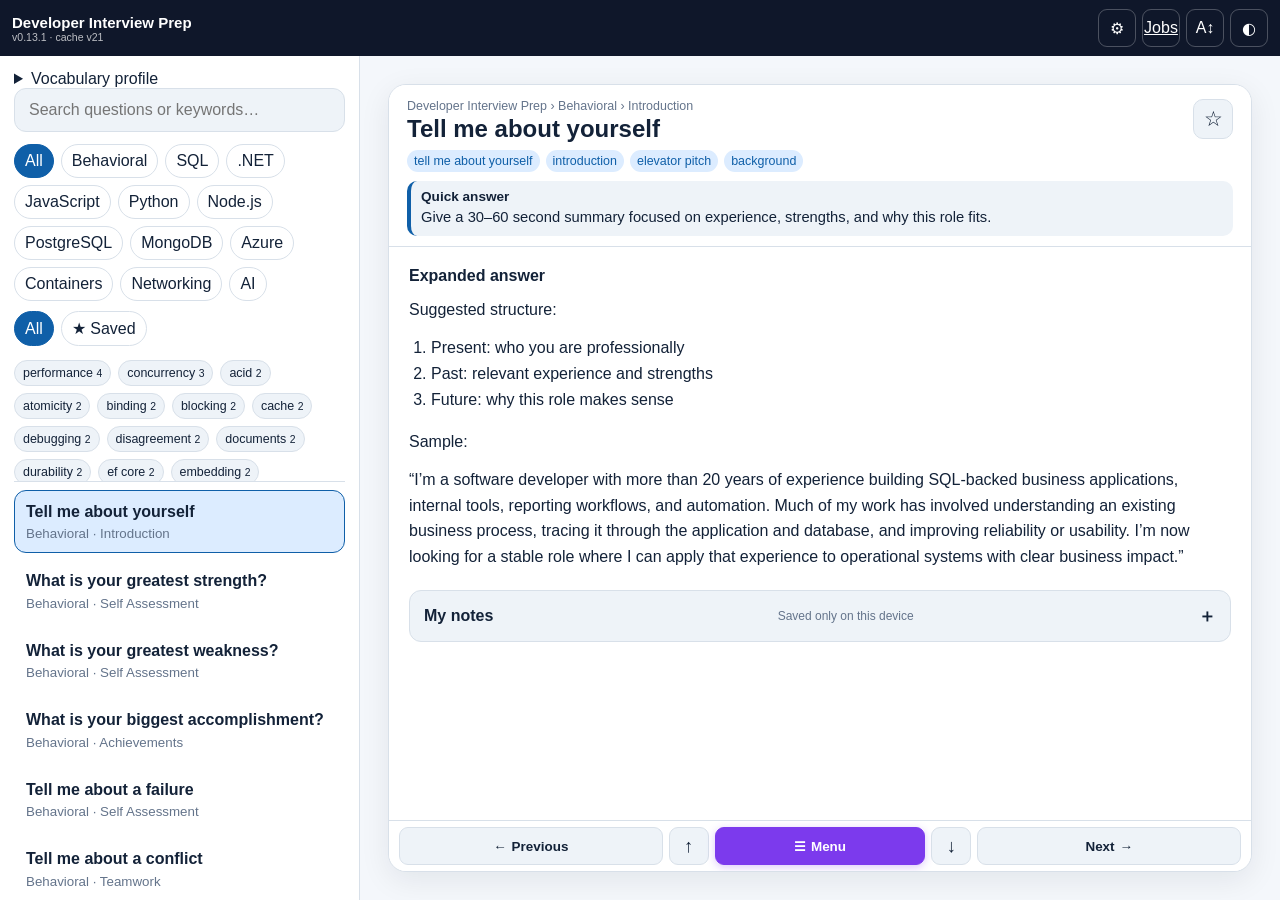
<file: index.html>
<!doctype html>
<html lang="en">
<head>
  <meta charset="utf-8" />
  <meta name="viewport" content="width=device-width,initial-scale=1,viewport-fit=cover" />
  <meta name="theme-color" content="#0f172a" />
  <meta name="apple-mobile-web-app-capable" content="yes" />
  <meta name="apple-mobile-web-app-status-bar-style" content="black-translucent" />
  <meta name="apple-mobile-web-app-title" content="Interview Prep" />
  <title>Developer Interview Prep</title>
  <link rel="manifest" href="manifest.webmanifest" />
  <link rel="apple-touch-icon" href="icon-192.svg" />
  <link rel="stylesheet" href="styles.css" />
  <link rel="stylesheet" href="manager.css" />
  <link rel="stylesheet" href="layout.css" />
  <link rel="stylesheet" href="analyzer.css" />
  <link rel="stylesheet" href="editor.css" />
  <link rel="stylesheet" href="settings.css" />
  <link rel="stylesheet" href="vocabulary-profile.css" />
</head>
<body>
  <header class="topbar">
    <button id="menuBtn" class="icon-btn mobile-only" type="button" aria-label="Open question list" aria-expanded="false">☰</button>
    <div class="brand">
      <strong>Developer Interview Prep</strong>
      <span id="statusText">v0.13.1 · cache v21</span>
    </div>
    <div class="top-actions">
      <a href="job-tracker.html" class="icon-btn" aria-label="Open job application tracker" title="Job tracker">Jobs</a>
      <button id="fontBtn" class="icon-btn" aria-label="Change text size">A↕</button>
      <button id="themeBtn" class="icon-btn" aria-label="Toggle theme">◐</button>
    </div>
  </header>

  <div class="app-shell">
    <aside id="sidebar" class="sidebar">
      <details class="position-analyzer">
        <summary>Position requirements</summary>
        <div class="analyzer-body">
          <label for="positionRequirements">Paste the job description or requirements</label>
          <textarea id="positionRequirements" placeholder="Example: SQL Server 2016, OLTP, stored procedures, .NET, e-commerce, production support..."></textarea>
          <div class="analyzer-actions">
            <button id="analyzePositionBtn" class="small-btn active" type="button">Analyze locally</button>
            <button id="clearPositionBtn" class="small-btn" type="button">Clear</button>
          </div>
          <div id="analyzerResults" class="analyzer-results"></div>
          <p class="analyzer-note">Runs entirely on this device. It prioritizes existing questions and creates a local Position Prep deck.</p>
        </div>
      </details>

      <details class="vocabulary-profile">
        <summary>Vocabulary profile</summary>
        <div class="vocabulary-profile-body">
          <div id="vocabularyProfileSummary" class="vocabulary-profile-summary" aria-live="polite"></div>
          <p class="vocabulary-profile-copy">General vocabulary and developer terminology are measured separately. Unknown terms are shared with Vocabulary Expander and FieldKit on this browser.</p>
          <a class="vocabulary-profile-link" href="vocabulary/index.html">Open Developer Vocabulary Lab</a>
        </div>
      </details>

      <details class="deck-tools">
        <summary>Question deck management</summary>
        <div class="deck-tools-body">
          <label for="deckSelect">Question deck</label>
          <select id="deckSelect"></select>
          <div class="deck-actions">
            <button id="importDeckBtn" class="small-btn">Import</button>
            <button id="exportDeckBtn" class="small-btn">Export</button>
            <button id="deleteDeckBtn" class="small-btn danger">Delete</button>
          </div>
          <input id="deckFileInput" type="file" accept="application/json,.json" hidden />
        </div>
      </details>

      <details class="backup-tools">
        <summary>Backup & restore</summary>
        <div class="backup-tools-body">
          <p>Back up notes, bookmarks, imported decks, preferences, position requirements, and the shared vocabulary profile.</p>
          <div class="backup-actions">
            <button id="exportBackupBtn" class="small-btn" type="button">Export backup</button>
            <button id="importBackupBtn" class="small-btn" type="button">Restore backup</button>
          </div>
          <input id="backupFileInput" type="file" accept="application/json,.json" hidden />
        </div>
      </details>

      <div class="search-wrap">
        <input id="searchInput" type="search" placeholder="Search questions or keywords…" autocomplete="off" />
      </div>

      <div id="categoryTabs" class="tabs"></div>
      <div class="filter-row">
        <button id="allBtn" class="small-btn active">All</button>
        <button id="bookmarksBtn" class="small-btn">★ Saved</button>
      </div>
      <div id="keywordCloud" class="keyword-cloud"></div>
      <div id="questionList" class="question-list"></div>
    </aside>

    <main class="content">
      <div id="emptyState" class="empty-state">
        <h1>Interview reference</h1>
        <p>Select a question from the menu. Search works across titles, keywords, summaries, and full answers.</p>
      </div>

      <article id="answerCard" class="answer-card answer-layout hidden">
        <header class="question-fixed">
          <div class="answer-head">
            <div>
              <div id="breadcrumb" class="breadcrumb"></div>
              <h1 id="answerTitle"></h1>
            </div>
            <button id="bookmarkBtn" class="bookmark-btn" aria-label="Save question">☆</button>
          </div>
          <div id="answerKeywords" class="answer-keywords"></div>
          <section class="quick-box">
            <h2>Quick answer</h2>
            <p id="shortAnswer"></p>
          </section>
        </header>

        <div id="answerScroll" class="answer-scroll" tabindex="0">
          <section id="answerTop" class="full-answer">
            <h2>Expanded answer</h2>
            <div id="fullAnswer"></div>
          </section>

          <details id="notesDetails" class="notes">
            <summary><span>My notes</span><small id="notesStatus">Saved only on this device</small></summary>
            <div class="notes-body"><textarea id="notesBox" placeholder="Add your own example, wording, or reminder…"></textarea></div>
          </details>
          <div id="answerBottom" class="scroll-end-marker" aria-hidden="true"></div>
        </div>

        <footer class="answer-footer" aria-label="Question navigation">
          <button id="prevBtn" class="footer-nav wide" type="button">← <span>Previous</span></button>
          <button id="topBtn" class="footer-nav icon-only" type="button" aria-label="Scroll answer to top" title="Top">↑</button>
          <button id="footerMenuBtn" class="footer-nav menu-link" type="button">☰ <span>Menu</span></button>
          <button id="bottomBtn" class="footer-nav icon-only" type="button" aria-label="Scroll answer to bottom" title="Bottom">↓</button>
          <button id="nextBtn" class="footer-nav wide" type="button"><span>Next</span> →</button>
        </footer>
      </article>
    </main>
  </div>

  <div id="overlay" class="overlay" aria-hidden="true"></div>
  <script>
    (() => {
      const VERSION_TEXT = 'v0.13.1 · cache v21';
      const body = document.body;
      const headerMenu = document.getElementById('menuBtn');
      const footerMenu = document.getElementById('footerMenuBtn');
      const overlay = document.getElementById('overlay');
      const answerScroll = document.getElementById('answerScroll');
      const status = document.getElementById('statusText');

      const closeDrawer = () => {
        body.classList.remove('drawer-open');
        headerMenu?.setAttribute('aria-expanded', 'false');
      };
      const toggleDrawer = () => {
        const open = body.classList.toggle('drawer-open');
        headerMenu?.setAttribute('aria-expanded', String(open));
      };
      const menuClick = event => {
        event.preventDefault();
        event.stopPropagation();
        toggleDrawer();
      };

      headerMenu?.addEventListener('click', menuClick);
      footerMenu?.addEventListener('click', menuClick);
      overlay?.addEventListener('click', closeDrawer);
      document.addEventListener('keydown', event => { if (event.key === 'Escape') closeDrawer(); });
      document.getElementById('topBtn')?.addEventListener('click', () => answerScroll?.scrollTo({ top: 0, behavior: 'smooth' }));
      document.getElementById('bottomBtn')?.addEventListener('click', () => answerScroll?.scrollTo({ top: answerScroll.scrollHeight, behavior: 'smooth' }));
      document.getElementById('questionList')?.addEventListener('click', event => {
        if (event.target.closest('.question-item[data-id]')) closeDrawer();
      });

      const enforceVersion = () => {
        if (status && status.textContent !== VERSION_TEXT) status.textContent = VERSION_TEXT;
      };
      enforceVersion();
      if (status) new MutationObserver(enforceVersion).observe(status, { childList: true, characterData: true, subtree: true });
      window.drawerControls = { close: closeDrawer, toggle: toggleDrawer };
      window.answerPane = {
        reset: () => answerScroll?.scrollTo({ top: 0 }),
        top: () => answerScroll?.scrollTo({ top: 0, behavior: 'smooth' }),
        bottom: () => answerScroll?.scrollTo({ top: answerScroll.scrollHeight, behavior: 'smooth' })
      };
    })();
  </script>
  <script src="data.js"></script>
  <script src="analyzer.js"></script>
  <script src="backup.js"></script>
  <script src="vocabulary-profile.js"></script>
  <script src="app.js"></script>
  <script src="editor.js"></script>
  <script src="settings.js"></script>
</body>
</html>
</file>
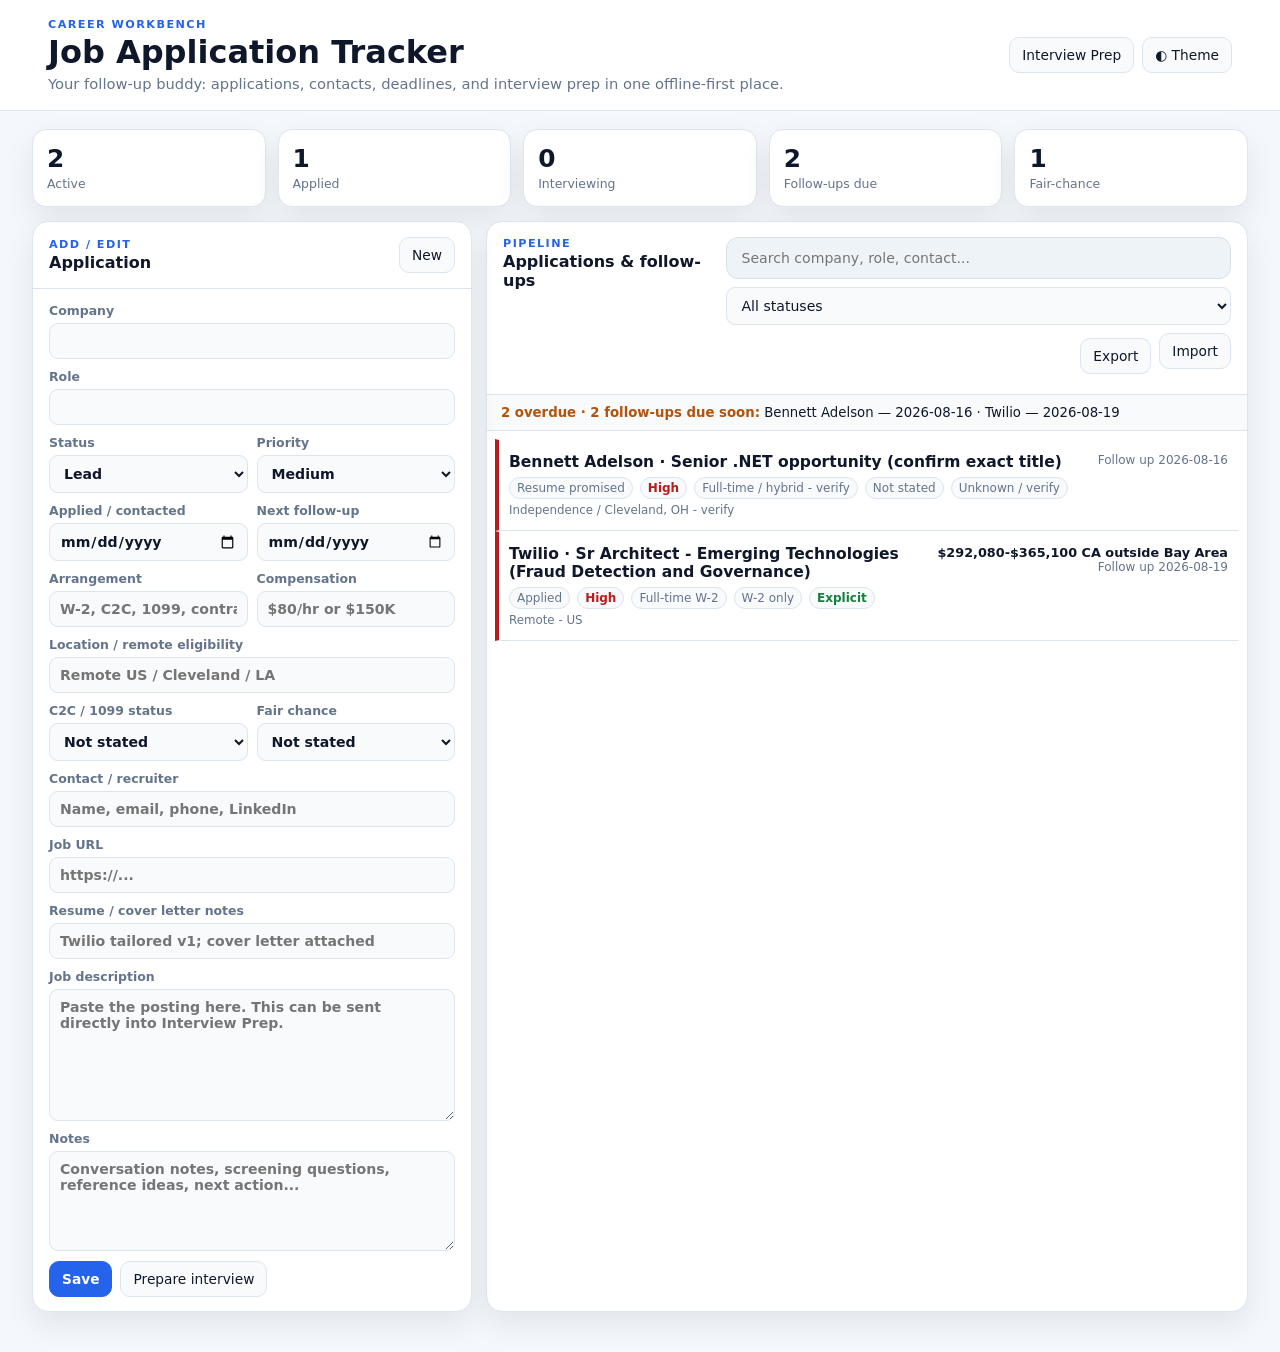
<file: job-tracker.html>
<!doctype html>
<html lang="en">
<head>
  <meta charset="utf-8" />
  <meta name="viewport" content="width=device-width,initial-scale=1,viewport-fit=cover" />
  <meta name="theme-color" content="#0f172a" />
  <meta name="apple-mobile-web-app-capable" content="yes" />
  <meta name="apple-mobile-web-app-status-bar-style" content="black-translucent" />
  <title>Job Application Tracker · Developer Interview Prep</title>
  <link rel="stylesheet" href="styles.css" />
  <link rel="stylesheet" href="job-tracker.css" />
</head>
<body class="tracker-page">
  <header class="tracker-topbar">
    <div>
      <div class="eyebrow">CAREER WORKBENCH</div>
      <h1>Job Application Tracker</h1>
      <p>Your follow-up buddy: applications, contacts, deadlines, and interview prep in one offline-first place.</p>
    </div>
    <nav class="tracker-nav">
      <a class="tracker-link" href="./index.html">Interview Prep</a>
      <button id="themeBtn" class="tracker-btn secondary" type="button">◐ Theme</button>
    </nav>
  </header>

  <main class="tracker-shell">
    <section id="summaryCards" class="summary-grid" aria-label="Application summary"></section>

    <section class="tracker-grid">
      <aside class="tracker-panel form-panel">
        <div class="panel-head">
          <div>
            <div class="eyebrow">ADD / EDIT</div>
            <h2>Application</h2>
          </div>
          <button id="newBtn" class="tracker-btn secondary" type="button">New</button>
        </div>

        <form id="applicationForm">
          <input id="recordId" type="hidden" />
          <label>Company<input id="company" required /></label>
          <label>Role<input id="role" required /></label>
          <div class="field-row">
            <label>Status<select id="status"></select></label>
            <label>Priority<select id="priority"><option>High</option><option selected>Medium</option><option>Low</option></select></label>
          </div>
          <div class="field-row">
            <label>Applied / contacted<input id="appliedDate" type="date" /></label>
            <label>Next follow-up<input id="followUpDate" type="date" /></label>
          </div>
          <div class="field-row">
            <label>Arrangement<input id="arrangement" placeholder="W-2, C2C, 1099, contract..." /></label>
            <label>Compensation<input id="compensation" placeholder="$80/hr or $150K" /></label>
          </div>
          <label>Location / remote eligibility<input id="location" placeholder="Remote US / Cleveland / LA" /></label>
          <div class="field-row">
            <label>C2C / 1099 status<select id="c2c"><option>Not stated</option><option>Confirmed C2C</option><option>Confirmed 1099</option><option>Confirmed C2C/1099</option><option>W-2 only</option><option>Possible / verify</option></select></label>
            <label>Fair chance<select id="fairChance"><option>Not stated</option><option>Explicit</option><option>Employer-level verified</option><option>Jurisdiction only</option><option>Unknown / verify</option></select></label>
          </div>
          <label>Contact / recruiter<input id="contact" placeholder="Name, email, phone, LinkedIn" /></label>
          <label>Job URL<input id="jobUrl" type="url" placeholder="https://..." /></label>
          <label>Resume / cover letter notes<input id="materials" placeholder="Twilio tailored v1; cover letter attached" /></label>
          <label>Job description<textarea id="jobDescription" rows="7" placeholder="Paste the posting here. This can be sent directly into Interview Prep."></textarea></label>
          <label>Notes<textarea id="notes" rows="5" placeholder="Conversation notes, screening questions, reference ideas, next action..."></textarea></label>
          <div class="form-actions">
            <button class="tracker-btn primary" type="submit">Save</button>
            <button id="prepBtn" class="tracker-btn" type="button">Prepare interview</button>
            <button id="deleteBtn" class="tracker-btn danger hidden" type="button">Delete</button>
          </div>
        </form>
      </aside>

      <section class="tracker-panel list-panel">
        <div class="panel-head list-head">
          <div>
            <div class="eyebrow">PIPELINE</div>
            <h2>Applications & follow-ups</h2>
          </div>
          <div class="list-tools">
            <input id="searchInput" type="search" placeholder="Search company, role, contact..." />
            <select id="statusFilter"><option value="">All statuses</option></select>
            <button id="exportBtn" class="tracker-btn secondary" type="button">Export</button>
            <label class="tracker-btn secondary file-label">Import<input id="importInput" type="file" accept="application/json,.json" hidden /></label>
          </div>
        </div>

        <div id="followUps" class="followup-strip"></div>
        <div id="applicationList" class="application-list"></div>
      </section>
    </section>
  </main>

  <script src="job-tracker.js"></script>
</body>
</html>
</file>
<file: styles.css>
:root{--bg:#f4f7fb;--panel:#fff;--panel-2:#eef3f8;--text:#132238;--muted:#64748b;--border:#d8e0e9;--accent:#0f5fa8;--accent-2:#dcecff;--shadow:0 8px 30px rgba(15,23,42,.08);--font-scale:1;--topbar-height:56px}:root[data-theme="dark"]{--bg:#0b1220;--panel:#111b2e;--panel-2:#18243a;--text:#edf4ff;--muted:#9fb0c7;--border:#2a3850;--accent:#74b9ff;--accent-2:#173455;--shadow:0 8px 30px rgba(0,0,0,.28)}*{box-sizing:border-box}html,body{height:100%}body{margin:0;background:var(--bg);color:var(--text);font-family:-apple-system,BlinkMacSystemFont,"Segoe UI",Roboto,Arial,sans-serif;font-size:calc(16px * var(--font-scale));overscroll-behavior:none}button,input,textarea,select{font:inherit}.topbar{min-height:var(--topbar-height);height:auto;display:flex;align-items:center;gap:10px;padding:7px 12px;background:#0f172a;color:#fff;position:sticky;top:0;z-index:1100}.brand{display:flex;flex-direction:column;flex:1;min-width:0}.brand strong{font-size:.94rem;white-space:nowrap;overflow:hidden;text-overflow:ellipsis}.brand span{font-size:.66rem;opacity:.72;white-space:nowrap;overflow:hidden;text-overflow:ellipsis}.top-actions{display:flex;gap:6px;flex:0 0 auto}.icon-btn{border:1px solid rgba(255,255,255,.25);background:transparent;color:#fff;border-radius:9px;min-width:38px;height:38px;display:inline-flex;align-items:center;justify-content:center;padding:0;cursor:pointer}.app-shell{height:calc(100dvh - var(--topbar-height));display:grid;grid-template-columns:360px 1fr;position:relative}.sidebar{background:var(--panel);border-right:1px solid var(--border);overflow-y:auto;padding:14px}.search-wrap{position:sticky;top:0;background:var(--panel);padding-bottom:10px;z-index:3}#searchInput{width:100%;border:1px solid var(--border);background:var(--panel-2);color:var(--text);border-radius:12px;padding:12px 14px;outline:none}#searchInput:focus{border-color:var(--accent)}.tabs,.filter-row,.keyword-cloud{display:flex;gap:7px;flex-wrap:wrap}.tabs{margin:2px 0 10px}.filter-row{margin-bottom:10px}.tab,.small-btn,.keyword{border:1px solid var(--border);background:var(--panel);color:var(--text);border-radius:999px;padding:7px 10px;cursor:pointer}.tab.active,.small-btn.active,.keyword.active{background:var(--accent);color:#fff;border-color:var(--accent)}.keyword-cloud{padding:4px 0 12px;border-bottom:1px solid var(--border);margin-bottom:8px;max-height:126px;overflow:auto}.keyword{font-size:.78rem;padding:5px 8px;background:var(--panel-2)}.question-list{display:flex;flex-direction:column;gap:6px}.question-item{border:1px solid transparent;border-radius:12px;padding:11px;cursor:pointer}.question-item:hover{background:var(--panel-2)}.question-item.active{background:var(--accent-2);border-color:var(--accent)}.question-item strong{display:block;line-height:1.28}.question-item small{color:var(--muted);display:block;margin-top:4px}.question-item .star{float:right}.content{overflow-y:auto;padding:28px;-webkit-overflow-scrolling:touch;position:relative;z-index:1}.empty-state,.answer-card{max-width:920px;margin:0 auto}.empty-state,.answer-card{background:var(--panel);border:1px solid var(--border);border-radius:18px;box-shadow:var(--shadow)}.empty-state{padding:48px}.answer-card{padding:26px}.hidden{display:none!important}.answer-head{display:flex;justify-content:space-between;align-items:flex-start;gap:18px}.answer-head h1{margin:5px 0 0;font-size:1.8rem;line-height:1.15}.breadcrumb{color:var(--muted);font-size:.86rem}.bookmark-btn{border:1px solid var(--border);background:var(--panel-2);color:var(--text);width:46px;height:46px;border-radius:12px;font-size:1.55rem}.answer-keywords{display:flex;flex-wrap:wrap;gap:7px;margin:16px 0}.answer-keywords button{border:0;background:var(--accent-2);color:var(--accent);border-radius:999px;padding:6px 9px}.quick-box{background:var(--panel-2);border-left:4px solid var(--accent);padding:14px 16px;border-radius:10px;margin:18px 0}.quick-box h2,.full-answer h2{font-size:1rem;margin:0 0 8px}.quick-box p{margin:0;line-height:1.55}.full-answer{line-height:1.62}.full-answer p{margin:0 0 12px}.full-answer ul,.full-answer ol{margin-top:6px;padding-left:22px}.notes{margin-top:20px;border:1px solid var(--border);border-radius:12px;background:var(--panel-2);overflow:hidden}.notes summary{display:flex;align-items:center;justify-content:space-between;gap:12px;padding:13px 14px;cursor:pointer;list-style:none;font-weight:700}.notes summary::-webkit-details-marker{display:none}.notes summary:after{content:"＋";font-size:1.1rem}.notes[open] summary:after{content:"−"}.notes summary small{color:var(--muted);font-weight:400;font-size:.75rem}.notes-body{padding:0 12px 12px}#notesBox{width:100%;min-height:110px;resize:vertical;border:1px solid var(--border);background:var(--panel);color:var(--text);border-radius:10px;padding:12px}.nav-buttons{display:flex;justify-content:space-between;gap:12px;margin-top:14px}.nav-buttons button{border:1px solid var(--border);background:var(--panel-2);color:var(--text);border-radius:10px;padding:10px 14px;min-width:118px}.overlay{display:none;position:fixed;inset:var(--topbar-height) 0 0;background:rgba(0,0,0,.45);z-index:1000}.mobile-only{display:none}@media(max-width:820px){:root{--topbar-height:calc(52px + env(safe-area-inset-top))}.mobile-only{display:inline-flex}.topbar{min-height:var(--topbar-height);padding:calc(env(safe-area-inset-top) + 5px) 9px 5px;gap:8px}.brand strong{font-size:.86rem}.brand span{font-size:.6rem}.app-shell{display:block;height:calc(100dvh - var(--topbar-height));position:relative}.sidebar{position:fixed;left:0;top:var(--topbar-height);bottom:0;width:min(94vw,410px);z-index:2001;transform:translateX(-105%);transition:transform .2s ease;box-shadow:0 16px 48px rgba(0,0,0,.35);padding-bottom:calc(18px + env(safe-area-inset-bottom));visibility:hidden;background:var(--panel)}body.drawer-open .sidebar{transform:translateX(0);visibility:visible}body.drawer-open .overlay{display:block}body.drawer-open{overflow:hidden}.content{padding:14px 14px calc(86px + env(safe-area-inset-bottom));position:relative;z-index:1}.answer-card{border-radius:14px;padding:18px}.answer-head h1{font-size:1.45rem}.empty-state{padding:28px 22px}.overlay{inset:var(--topbar-height) 0 0;z-index:2000}.icon-btn{min-width:36px;width:36px;height:36px;border-radius:9px}.nav-buttons{position:sticky;bottom:0;z-index:8;margin:16px -18px -18px;padding:10px 18px calc(10px + env(safe-area-inset-bottom));background:var(--panel);border-top:1px solid var(--border)}.nav-buttons button{flex:1;min-width:0;height:46px}.notes{margin-bottom:6px}}@media(max-width:390px){.topbar{gap:6px;padding-left:7px;padding-right:7px}.brand strong{font-size:.82rem}.top-actions{gap:5px}.icon-btn{min-width:34px;width:34px;height:34px}.brand span{font-size:.56rem}}
</file>
<file: manager.css>
.deck-tools,.backup-tools{margin-bottom:12px;border:1px solid var(--border);border-radius:12px;background:var(--panel-2);overflow:hidden}.deck-tools summary,.backup-tools summary{display:flex;align-items:center;justify-content:space-between;gap:10px;padding:11px 12px;cursor:pointer;list-style:none;font-weight:700}.deck-tools summary::-webkit-details-marker,.backup-tools summary::-webkit-details-marker{display:none}.deck-tools summary:after,.backup-tools summary:after{content:"＋"}.deck-tools[open] summary:after,.backup-tools[open] summary:after{content:"−"}.deck-tools-body,.backup-tools-body{padding:0 10px 10px}.deck-tools label{display:block;font-size:.78rem;font-weight:700;color:var(--muted);margin-bottom:6px}.deck-tools select{width:100%;border:1px solid var(--border);background:var(--panel);color:var(--text);border-radius:10px;padding:10px}.deck-actions,.backup-actions{display:flex;gap:7px;margin-top:8px;flex-wrap:wrap}.deck-actions .small-btn,.backup-actions .small-btn{flex:1;min-width:72px}.backup-tools-body p{margin:0;color:var(--muted);font-size:.78rem;line-height:1.4}.small-btn.danger{color:#b42318;border-color:#f2b8b5}.import-message{font-size:.78rem;color:var(--muted);margin-top:7px}@media(max-width:820px){.deck-tools,.backup-tools{position:relative;z-index:2}.deck-actions .small-btn,.backup-actions .small-btn{padding:9px 8px}}
</file>
<file: layout.css>
.answer-layout{height:100%;min-height:0;display:grid;grid-template-rows:auto minmax(0,1fr) auto;padding:0;overflow:hidden}.question-fixed{padding:14px 18px 0;background:var(--panel);border-bottom:1px solid var(--border);z-index:4}.question-fixed .answer-head{gap:10px}.question-fixed .answer-head h1{font-size:1.5rem;line-height:1.1;margin-top:2px}.question-fixed .breadcrumb{font-size:.78rem;line-height:1.2}.question-fixed .bookmark-btn{width:40px;height:40px;border-radius:10px;font-size:1.3rem}.question-fixed .answer-keywords{display:flex;flex-wrap:nowrap;overflow-x:auto;gap:6px;margin:8px 0 7px;padding-bottom:2px;scrollbar-width:none}.question-fixed .answer-keywords::-webkit-scrollbar{display:none}.question-fixed .answer-keywords button{white-space:nowrap;padding:4px 7px;font-size:.78rem}.question-fixed .quick-box{margin:7px 0 10px;padding:8px 10px}.question-fixed .quick-box h2{font-size:.85rem;margin-bottom:4px}.question-fixed .quick-box p{font-size:.92rem;line-height:1.35}.answer-scroll{min-height:0;overflow-y:auto;-webkit-overflow-scrolling:touch;overscroll-behavior:contain;padding:16px 20px 22px;scroll-behavior:smooth}.answer-scroll:focus{outline:none}.scroll-end-marker{height:1px}.answer-footer{display:grid;grid-template-columns:minmax(82px,1fr) 40px minmax(72px,.8fr) 40px minmax(82px,1fr);gap:6px;align-items:center;padding:6px 10px calc(6px + env(safe-area-inset-bottom));background:var(--panel);border-top:1px solid var(--border);z-index:5}.footer-nav{height:38px;border:1px solid var(--border);background:var(--panel-2);color:var(--text);border-radius:9px;padding:0 9px;font-size:.84rem;font-weight:650;display:inline-flex;align-items:center;justify-content:center;gap:5px;cursor:pointer;transition:background-color .18s ease,border-color .18s ease,transform .18s ease,box-shadow .18s ease}.footer-nav:active{transform:translateY(1px)}.footer-nav.icon-only{font-size:1.15rem;padding:0}.footer-nav.menu-link{background:#7c3aed;border-color:#7c3aed;color:#fff;box-shadow:0 2px 8px rgba(124,58,237,.28)}body.drawer-open .footer-nav.menu-link{background:#059669;border-color:#059669;box-shadow:0 0 0 3px rgba(5,150,105,.18)}.content{min-height:0}.empty-state{max-height:100%}@media(max-width:820px){body{overflow:hidden}.app-shell{position:static;overflow:visible}.content{position:fixed;top:var(--topbar-height);right:0;bottom:0;left:0;height:auto;min-height:0;padding:6px;overflow:hidden}.answer-layout{height:100%;border-radius:12px}.question-fixed{padding:9px 12px 0}.question-fixed .answer-head h1{font-size:1.12rem;line-height:1.08}.question-fixed .breadcrumb{font-size:.68rem;white-space:nowrap;overflow:hidden;text-overflow:ellipsis}.question-fixed .bookmark-btn{width:34px;height:34px;border-radius:9px;font-size:1.12rem}.question-fixed .answer-keywords{margin:6px 0 5px;gap:5px}.question-fixed .answer-keywords button{font-size:.68rem;padding:3px 6px}.question-fixed .quick-box{margin:5px 0 7px;padding:6px 9px;border-left-width:3px}.question-fixed .quick-box h2{font-size:.75rem;margin-bottom:2px}.question-fixed .quick-box p{font-size:.8rem;line-height:1.28;display:-webkit-box;-webkit-line-clamp:2;-webkit-box-orient:vertical;overflow:hidden}.answer-scroll{padding:12px 14px 16px}.answer-footer{grid-template-columns:minmax(66px,1fr) 36px minmax(62px,.85fr) 36px minmax(66px,1fr);gap:5px;padding:5px 7px calc(5px + env(safe-area-inset-bottom))}.footer-nav{height:36px;padding:0 6px;font-size:.74rem;border-radius:8px}.footer-nav.icon-only{font-size:1.05rem}.nav-buttons{display:none!important}}@media(max-width:390px){.answer-footer{grid-template-columns:minmax(56px,1fr) 34px minmax(50px,.8fr) 34px minmax(56px,1fr);gap:4px;padding-left:5px;padding-right:5px}.footer-nav{padding:0 4px;font-size:.7rem}.footer-nav.menu-link span{display:none}.footer-nav.menu-link{font-size:1rem}.question-fixed{padding-left:10px;padding-right:10px}.answer-scroll{padding-left:12px;padding-right:12px}}
</file>
<file: analyzer.css>
.position-analyzer{margin-bottom:12px;border:1px solid var(--border);border-radius:12px;background:var(--panel-2);overflow:hidden}.position-analyzer summary{display:flex;align-items:center;justify-content:space-between;gap:10px;padding:11px 12px;cursor:pointer;list-style:none;font-weight:700}.position-analyzer summary::-webkit-details-marker{display:none}.position-analyzer summary:after{content:"＋"}.position-analyzer[open] summary:after{content:"−"}.analyzer-body{padding:0 10px 10px}.analyzer-body label{display:block;font-size:.78rem;font-weight:700;color:var(--muted);margin:8px 0 6px}.analyzer-body textarea{width:100%;min-height:150px;border:1px solid var(--border);background:var(--panel);color:var(--text);border-radius:10px;padding:10px;resize:vertical}.analyzer-actions{display:flex;gap:7px;margin-top:8px}.analyzer-actions button{flex:1}.analyzer-results{margin-top:10px;font-size:.8rem;color:var(--muted);line-height:1.45}.detected-skills{display:flex;flex-wrap:wrap;gap:6px;margin-top:7px}.detected-skills span{background:var(--accent-2);color:var(--accent);border-radius:999px;padding:4px 7px}.analyzer-note{margin:7px 0 0;font-size:.76rem;color:var(--muted)}
</file>
<file: editor.css>
.question-admin{margin-bottom:12px;border:1px solid var(--border);border-radius:12px;background:var(--panel-2);overflow:hidden}.question-admin summary{display:flex;align-items:center;justify-content:space-between;padding:11px 12px;cursor:pointer;list-style:none;font-weight:700}.question-admin summary::-webkit-details-marker{display:none}.question-admin summary:after{content:"＋"}.question-admin[open] summary:after{content:"−"}.question-admin-body{padding:0 10px 10px}.question-admin-actions{display:grid;grid-template-columns:1fr 1fr;gap:7px}.question-admin-actions button:last-child{grid-column:1/-1}.editor-modal{position:fixed;inset:0;z-index:5000;display:none;align-items:center;justify-content:center;padding:16px;background:rgba(15,23,42,.62)}.editor-modal.open{display:flex}.editor-card{width:min(760px,100%);max-height:92dvh;overflow:auto;background:var(--panel);color:var(--text);border:1px solid var(--border);border-radius:16px;box-shadow:0 24px 80px rgba(0,0,0,.35)}.editor-head{position:sticky;top:0;z-index:2;display:flex;justify-content:space-between;align-items:center;padding:14px 16px;background:var(--panel);border-bottom:1px solid var(--border)}.editor-head h2{margin:0;font-size:1.1rem}.editor-close{border:0;background:var(--panel-2);color:var(--text);width:36px;height:36px;border-radius:9px}.editor-form{padding:14px 16px;display:grid;grid-template-columns:1fr 1fr;gap:12px}.editor-field{display:flex;flex-direction:column;gap:5px}.editor-field.full{grid-column:1/-1}.editor-field label{font-size:.78rem;font-weight:700;color:var(--muted)}.editor-field input,.editor-field textarea{width:100%;border:1px solid var(--border);background:var(--panel-2);color:var(--text);border-radius:9px;padding:10px}.editor-field textarea{min-height:110px;resize:vertical}.editor-field textarea.answer{min-height:220px}.editor-actions{grid-column:1/-1;display:flex;justify-content:flex-end;gap:8px;padding-top:4px}.editor-actions button{border:1px solid var(--border);border-radius:9px;padding:9px 13px;background:var(--panel-2);color:var(--text)}.editor-actions .primary{background:var(--accent);border-color:var(--accent);color:#fff}.editor-actions .danger{margin-right:auto;color:#b42318;border-color:#f2b8b5}@media(max-width:620px){.editor-modal{padding:8px}.editor-card{max-height:96dvh}.editor-form{grid-template-columns:1fr}.editor-field.full,.editor-actions{grid-column:1}.editor-actions{position:sticky;bottom:0;background:var(--panel);padding:10px 0 4px}}
</file>
<file: settings.css>
.settings-panel,.questions-panel{min-height:100%}.settings-panel{display:none}.sidebar.settings-mode .settings-panel{display:block}.sidebar.settings-mode .questions-panel{display:none}.settings-head{position:sticky;top:0;z-index:8;display:flex;align-items:center;justify-content:space-between;gap:10px;margin:-14px -14px 12px;padding:12px 14px;background:var(--panel);border-bottom:1px solid var(--border)}.settings-head h2{margin:0;font-size:1rem}.settings-back{border:1px solid var(--border);background:var(--panel-2);color:var(--text);border-radius:9px;padding:8px 11px;font-weight:700}.settings-panel>details{margin-bottom:10px}.settings-gear.active{background:#7c3aed;border-color:#9f7aea;box-shadow:0 0 0 3px rgba(124,58,237,.2)}.sidebar-view-transition{animation:sidebarViewIn .18s ease-out}@keyframes sidebarViewIn{from{opacity:.45;transform:translateX(10px)}to{opacity:1;transform:translateX(0)}}@media(max-width:820px){.settings-head{margin-top:-14px}.settings-panel,.questions-panel{padding-bottom:calc(12px + env(safe-area-inset-bottom))}}@media(prefers-reduced-motion:reduce){.sidebar-view-transition{animation:none}}
</file>
<file: vocabulary-profile.css>
.vocabulary-profile .vocabulary-profile-body {
  display: grid;
  gap: .7rem;
  padding: .75rem;
}

.vocabulary-profile-summary {
  display: grid;
  grid-template-columns: repeat(2, minmax(0, 1fr));
  gap: .5rem;
}

.vocabulary-profile-summary > div {
  border: 1px solid var(--border);
  border-radius: 10px;
  padding: .6rem;
  background: var(--panel-soft, rgba(127,127,127,.06));
}

.vocabulary-profile-summary strong,
.vocabulary-profile-summary span {
  display: block;
}

.vocabulary-profile-summary span {
  margin-top: .15rem;
  color: var(--muted);
  font-size: .72rem;
}

.vocabulary-profile-copy {
  margin: 0;
  color: var(--muted);
  font-size: .78rem;
  line-height: 1.45;
}

.vocabulary-profile-link {
  display: block;
  padding: .65rem .8rem;
  border-radius: 9px;
  background: var(--accent, #2563eb);
  color: #fff;
  text-align: center;
  text-decoration: none;
  font-weight: 700;
}
</file>
<file: job-tracker.css>
:root{color-scheme:light dark;--bg:#f4f7fb;--panel:#fff;--panel2:#f8fafc;--text:#0f172a;--muted:#64748b;--line:#dbe4ef;--accent:#2563eb;--accent2:#1d4ed8;--danger:#b91c1c;--success:#15803d;--warn:#b45309;--shadow:0 12px 30px rgba(15,23,42,.08)}
:root[data-theme="dark"]{--bg:#07101f;--panel:#0f172a;--panel2:#111c2f;--text:#e5edf7;--muted:#94a3b8;--line:#26364d;--accent:#60a5fa;--accent2:#93c5fd;--danger:#f87171;--success:#4ade80;--warn:#fbbf24;--shadow:0 12px 30px rgba(0,0,0,.25)}
*{box-sizing:border-box}.tracker-page{margin:0;background:var(--bg);color:var(--text);font-family:Inter,ui-sans-serif,system-ui,-apple-system,BlinkMacSystemFont,"Segoe UI",sans-serif;min-height:100vh}.tracker-topbar{position:sticky;top:0;z-index:10;display:flex;justify-content:space-between;gap:24px;align-items:center;padding:18px clamp(16px,4vw,48px);border-bottom:1px solid var(--line);background:color-mix(in srgb,var(--panel) 92%,transparent);backdrop-filter:blur(16px)}.tracker-topbar h1{margin:2px 0 4px;font-size:clamp(1.35rem,3vw,2rem)}.tracker-topbar p{margin:0;color:var(--muted);font-size:.92rem}.eyebrow{font-size:.7rem;letter-spacing:.13em;font-weight:800;color:var(--accent)}.tracker-nav,.list-tools,.form-actions{display:flex;gap:8px;align-items:center;flex-wrap:wrap}.tracker-link,.tracker-btn{border:1px solid var(--line);background:var(--panel2);color:var(--text);padding:9px 12px;border-radius:10px;font:inherit;font-size:.86rem;text-decoration:none;cursor:pointer}.tracker-btn.primary{background:var(--accent);border-color:var(--accent);color:white;font-weight:700}.tracker-btn.danger{color:var(--danger)}.tracker-btn:hover,.tracker-link:hover{border-color:var(--accent)}.tracker-shell{padding:18px clamp(12px,3vw,32px) 40px;max-width:1680px;margin:auto}.summary-grid{display:grid;grid-template-columns:repeat(5,minmax(120px,1fr));gap:12px;margin-bottom:14px}.summary-card{background:var(--panel);border:1px solid var(--line);border-radius:14px;padding:14px;box-shadow:var(--shadow)}.summary-card strong{display:block;font-size:1.55rem}.summary-card span{color:var(--muted);font-size:.78rem}.tracker-grid{display:grid;grid-template-columns:minmax(330px,440px) minmax(0,1fr);gap:14px}.tracker-panel{background:var(--panel);border:1px solid var(--line);border-radius:16px;box-shadow:var(--shadow);overflow:hidden}.form-panel{align-self:start;position:sticky;top:108px}.panel-head{display:flex;align-items:center;justify-content:space-between;gap:12px;padding:15px 16px;border-bottom:1px solid var(--line)}.panel-head h2{font-size:1rem;margin:2px 0 0}.list-head{align-items:flex-start}.list-tools{justify-content:flex-end}.list-tools input,.list-tools select{min-width:160px}form{padding:14px 16px}label{display:grid;gap:5px;margin-bottom:10px;font-size:.78rem;font-weight:700;color:var(--muted)}input,select,textarea{width:100%;border:1px solid var(--line);background:var(--panel2);color:var(--text);border-radius:9px;padding:9px 10px;font:inherit;font-size:.88rem}textarea{resize:vertical}.field-row{display:grid;grid-template-columns:1fr 1fr;gap:9px}.form-actions{margin-top:8px}.hidden{display:none!important}.followup-strip{padding:10px 14px;border-bottom:1px solid var(--line);background:var(--panel2);font-size:.83rem}.followup-strip strong{color:var(--warn)}.application-list{padding:8px}.application-card{display:grid;grid-template-columns:minmax(0,1fr) auto;gap:12px;border:1px solid transparent;border-bottom-color:var(--line);padding:13px 10px;cursor:pointer}.application-card:hover{background:var(--panel2);border-radius:10px;border-color:var(--line)}.application-card.overdue{border-left:4px solid var(--danger)}.application-card.today{border-left:4px solid var(--warn)}.application-main h3{font-size:.97rem;margin:0 0 3px}.application-main .company{font-weight:800}.application-meta{display:flex;gap:7px;flex-wrap:wrap;color:var(--muted);font-size:.75rem;margin-top:6px}.badge{border:1px solid var(--line);border-radius:999px;padding:3px 7px;background:var(--panel2)}.badge.high{color:var(--danger);font-weight:700}.badge.explicit{color:var(--success);font-weight:700}.application-side{text-align:right;color:var(--muted);font-size:.75rem;min-width:110px}.application-side strong{color:var(--text);display:block;font-size:.8rem}.empty-list{padding:40px;text-align:center;color:var(--muted)}.file-label{display:inline-flex}.small-note{color:var(--muted);font-size:.74rem;margin-top:4px}
@media(max-width:980px){.tracker-grid{grid-template-columns:1fr}.form-panel{position:static}.summary-grid{grid-template-columns:repeat(2,1fr)}.tracker-topbar{position:static;align-items:flex-start;flex-direction:column}.list-head{flex-direction:column}.list-tools{justify-content:flex-start;width:100%}.list-tools input,.list-tools select{flex:1;min-width:140px}}
@media(max-width:560px){.field-row{grid-template-columns:1fr}.summary-grid{grid-template-columns:repeat(2,1fr)}.application-card{grid-template-columns:1fr}.application-side{text-align:left}.tracker-shell{padding-inline:8px}.tracker-panel{border-radius:12px}.tracker-topbar{padding:14px}}
</file>
